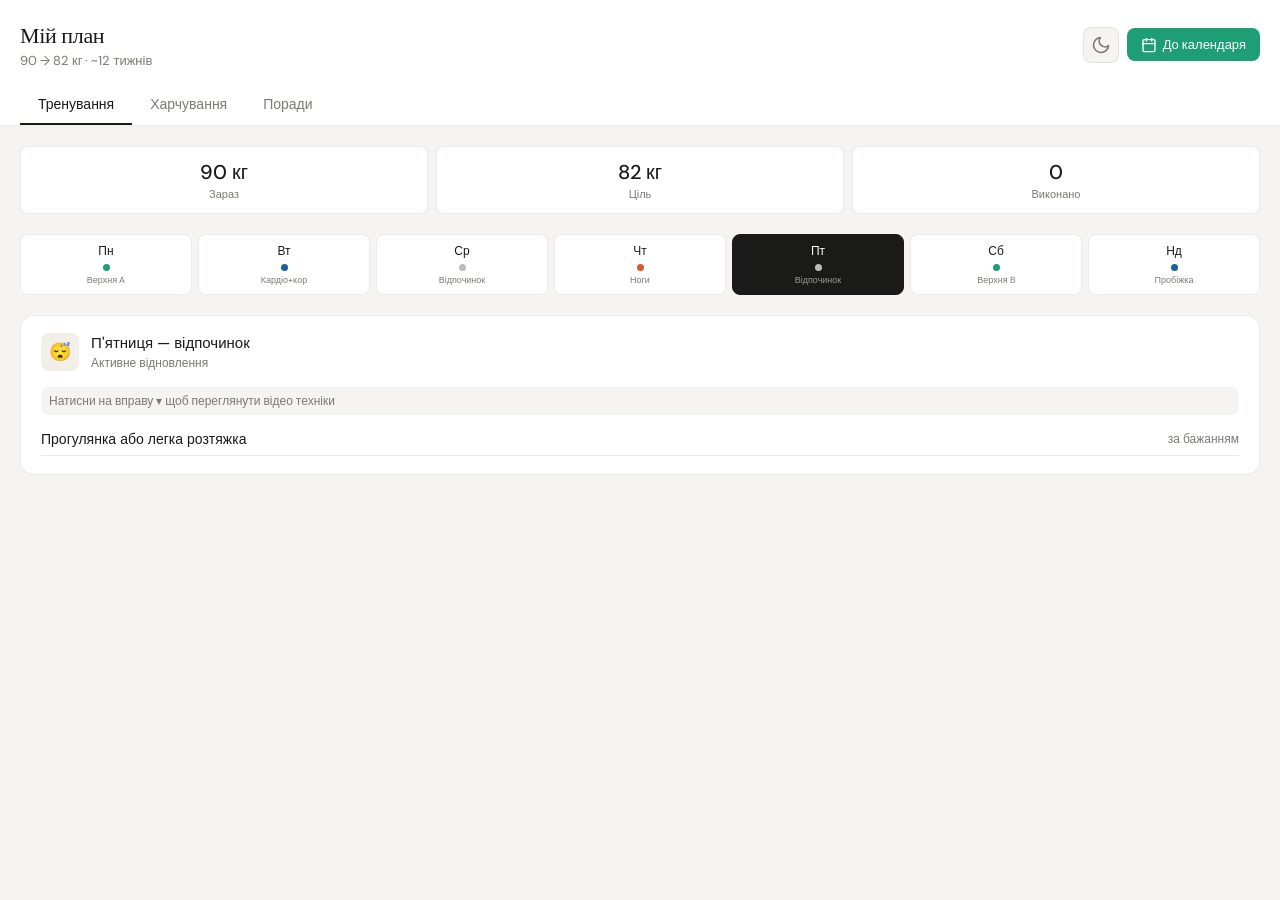
<file: index.html>
<!DOCTYPE html>
<html lang="uk">

<head>
    <meta charset="UTF-8">
    <meta name="viewport" content="width=device-width, initial-scale=1.0">
    <title>Мій план тренувань</title>

    <!-- PWA -->
    <link rel="manifest" href="manifest.json">
    <meta name="theme-color" content="#1D9E75" id="theme-color-meta">
    <meta name="apple-mobile-web-app-capable" content="yes">
    <meta name="apple-mobile-web-app-status-bar-style" content="default">
    <meta name="apple-mobile-web-app-title" content="Тренування">
    <link rel="apple-touch-icon" href="icons/main-icon-192.png">

    <!-- Styles -->
    <link rel="stylesheet" href="./css/styles.css">
    <link rel="preconnect" href="https://fonts.googleapis.com">
    <link rel="preconnect" href="https://fonts.gstatic.com" crossorigin>
    <link href="https://fonts.googleapis.com/css2?family=DM+Sans:wght@300;400;500&family=DM+Serif+Display&display=swap"
        rel="stylesheet">
</head>

<body>

    <!-- HEADER -->
    <header class="header">
        <div class="header-top">
            <div>
                <h1 class="header-title">Мій план</h1>
                <p class="header-sub">90 → 82 кг · ~12 тижнів</p>
            </div>
            <div class="header-actions">
                <!-- Dark theme toggle -->
                <button class="icon-btn" id="theme-toggle" onclick="toggleTheme()" aria-label="Змінити тему">
                    <svg id="icon-sun" width="20" height="20" viewBox="0 0 24 24" fill="none" stroke="currentColor"
                        stroke-width="2" stroke-linecap="round" stroke-linejoin="round" style="display:none">
                        <circle cx="12" cy="12" r="5" />
                        <line x1="12" y1="1" x2="12" y2="3" />
                        <line x1="12" y1="21" x2="12" y2="23" />
                        <line x1="4.22" y1="4.22" x2="5.64" y2="5.64" />
                        <line x1="18.36" y1="18.36" x2="19.78" y2="19.78" />
                        <line x1="1" y1="12" x2="3" y2="12" />
                        <line x1="21" y1="12" x2="23" y2="12" />
                        <line x1="4.22" y1="19.78" x2="5.64" y2="18.36" />
                        <line x1="18.36" y1="5.64" x2="19.78" y2="4.22" />
                    </svg>
                    <svg id="icon-moon" width="20" height="20" viewBox="0 0 24 24" fill="none" stroke="currentColor"
                        stroke-width="2" stroke-linecap="round" stroke-linejoin="round">
                        <path d="M21 12.79A9 9 0 1 1 11.21 3 7 7 0 0 0 21 12.79z" />
                    </svg>
                </button>
                <!-- Calendar button -->
                <button class="cal-btn" onclick="openCalModal()">
                    <svg width="16" height="16" viewBox="0 0 24 24" fill="none" stroke="currentColor" stroke-width="2"
                        stroke-linecap="round" stroke-linejoin="round">
                        <rect x="3" y="4" width="18" height="18" rx="2" />
                        <line x1="16" y1="2" x2="16" y2="6" />
                        <line x1="8" y1="2" x2="8" y2="6" />
                        <line x1="3" y1="10" x2="21" y2="10" />
                    </svg>
                    До календаря
                </button>
            </div>
        </div>
        <nav class="tabs">
            <button class="tab active" onclick="switchTab('workout')">Тренування</button>
            <button class="tab" onclick="switchTab('nutrition')">Харчування</button>
            <button class="tab" onclick="switchTab('tips')">Поради</button>
        </nav>
    </header>

    <!-- MAIN -->
    <main class="content">

        <!-- WORKOUT -->
        <section id="sec-workout" class="section active">
            <div class="stats">
                <div class="stat">
                    <div class="stat-val">90 кг</div>
                    <div class="stat-lbl">Зараз</div>
                </div>
                <div class="stat">
                    <div class="stat-val">82 кг</div>
                    <div class="stat-lbl">Ціль</div>
                </div>
                <div class="stat" id="stat-done">
                    <div class="stat-val" id="stat-done-val">0</div>
                    <div class="stat-lbl">Виконано</div>
                </div>
            </div>
            <div class="week-sched" id="week-sched"></div>
            <div id="workout-content"></div>
        </section>

        <!-- NUTRITION -->
        <section id="sec-nutrition" class="section">
            <p class="note">Без яєць · ~2000–2100 ккал/день · Білок 155–170 г · 5 прийомів їжі</p>
            <div class="week-nav">
                <span class="week-nav-label">Тиждень:</span>
                <button class="wk-btn active" id="btn-w1" onclick="showWeek(1)">1</button>
                <button class="wk-btn" id="btn-w2" onclick="showWeek(2)">2</button>
            </div>
            <div id="nutrition-content"></div>
        </section>

        <!-- TIPS -->
        <section id="sec-tips" class="section">
            <div class="card">
                <h2 class="tip-section-title">Тренування</h2>
                <div class="tip-row"><span class="tip-icon">⏱</span><span>Розминка 5–7 хв перед кожним тренуванням —
                        суглобова гімнастика + легка кардіо</span></div>
                <div class="tip-row"><span class="tip-icon">🏋</span><span>Вага гантелей: останні 2 повтори мають бути
                        важкими, але без втрати техніки</span></div>
                <div class="tip-row"><span class="tip-icon">🏃</span><span>Пробіжки у розмовному темпі — 20–30 хв
                        достатньо для жироспалювання</span></div>
                <div class="tip-row"><span class="tip-icon">⏸</span><span>Відпочинок між підходами 60–90 сек — не
                        більше, щоб пульс залишався підвищеним</span></div>
                <div class="tip-row"><span class="tip-icon">📈</span><span>Кожні 2 тижні збільшуй вагу на 1–2 кг або
                        додавай 1–2 повтори в підході</span></div>
                <div class="tip-row"><span class="tip-icon">🤸</span><span>Розтяжка 5–10 хв після тренування — знижує
                        болючість м'язів наступного дня</span></div>
            </div>
            <div class="card">
                <h2 class="tip-section-title">Харчування</h2>
                <div class="tip-row"><span class="tip-icon">💧</span><span>Вода 2.5–3 л на день — в дні тренувань
                        обов'язково, навіть якщо не хочеться</span></div>
                <div class="tip-row"><span class="tip-icon">🕐</span><span>Їж кожні 3–4 години, не пропускай прийоми —
                        це запобігає переїданню ввечері</span></div>
                <div class="tip-row"><span class="tip-icon">🥩</span><span>Білок (курка, риба, сир, йогурт) — в кожному
                        прийомі їжі без винятку</span></div>
                <div class="tip-row"><span class="tip-icon">🌙</span><span>Вечеря: тільки білок + овочі, без каш і хліба
                        після 18:00</span></div>
                <div class="tip-row"><span class="tip-icon">🚫</span><span>Виключи цукор, солодкі напої, фастфуд і
                        алкоголь на весь період схуднення</span></div>
                <div class="tip-row"><span class="tip-icon">⚖️</span><span>Зважуйся раз на тиждень вранці натще — не
                        частіше, щоб не демотивуватись</span></div>
            </div>
            <div class="card">
                <h2 class="tip-section-title">Відновлення</h2>
                <div class="tip-row"><span class="tip-icon">😴</span><span>Сон 7–8 годин — найважливіший фактор: без сну
                        жир горить повільно, м'язи не ростуть</span></div>
                <div class="tip-row"><span class="tip-icon">🚶</span><span>Якщо дуже болять м'язи — легка прогулянка
                        20–30 хв замість відпочинку лежачи</span></div>
                <div class="tip-row"><span class="tip-icon">❤️</span><span>Слухай тіло: різкий біль у суглобах — сигнал
                        зупинитись і перевірити техніку</span></div>
            </div>
        </section>

    </main>

    <!-- CALENDAR MODAL -->
    <div class="modal-overlay" id="cal-modal" onclick="closeIfOverlay(event)">
        <div class="modal">
            <h2 class="modal-title">Додати до календаря</h2>
            <p class="modal-sub">Вкажи дату першого понеділка — я створю .ics файл з тренуваннями на 12 тижнів для Apple
                Calendar.</p>
            <label class="modal-label" for="start-date">Дата початку (понеділок)</label>
            <input type="date" class="date-input" id="start-date">
            <div class="modal-actions">
                <button class="btn-secondary" onclick="closeCalModal()">Скасувати</button>
                <button class="btn-primary" onclick="generateICS()">Завантажити .ics</button>
            </div>
        </div>
    </div>

    <div class="toast" id="toast"></div>

    <script src="./js/data.js"></script>
    <script src="./js/app.js"></script>
</body>

</html>
</file>
<file: css/styles.css>
/* =====================
   VARIABLES — LIGHT THEME
   ===================== */
:root {
    --bg: #f5f4f0;
    --card: #ffffff;
    --text: #1a1a18;
    --muted: #7a7a74;
    --border: rgba(0, 0, 0, 0.08);
    --border-strong: rgba(0, 0, 0, 0.18);
    --teal: #1D9E75;
    --teal-bg: #E1F5EE;
    --teal-text: #085041;
    --blue: #185FA5;
    --blue-bg: #E6F1FB;
    --coral: #D85A30;
    --coral-bg: #FAECE7;
    --coral-text: #712B13;
    --gray-bg: #F1EFE8;
    --done-bg: #E1F5EE;
    --done-border: #1D9E75;
    --done-text: #085041;
    --radius: 14px;
    --radius-sm: 8px;
    --font: 'DM Sans', sans-serif;
    --font-serif: 'DM Serif Display', serif;
    --transition: 0.2s ease;
}

/* =====================
   DARK THEME
   ===================== */
body.dark {
    --bg: #141413;
    --card: #1e1e1c;
    --text: #f0efea;
    --muted: #8a8a84;
    --border: rgba(255, 255, 255, 0.08);
    --border-strong: rgba(255, 255, 255, 0.18);
    --teal-bg: #0a2e22;
    --teal-text: #5DCAA5;
    --blue-bg: #0c2340;
    --coral-bg: #2e1208;
    --coral-text: #F0997B;
    --gray-bg: #252523;
    --done-bg: #0a2e22;
    --done-border: #1D9E75;
    --done-text: #5DCAA5;
}

/* =====================
   RESET
   ===================== */
*,
*::before,
*::after {
    box-sizing: border-box;
    margin: 0;
    padding: 0;
}

body {
    font-family: var(--font);
    background: var(--bg);
    color: var(--text);
    min-height: 100vh;
    padding-bottom: 3rem;
    -webkit-font-smoothing: antialiased;
    transition: background var(--transition), color var(--transition);
}

/* =====================
   HEADER
   ===================== */
.header {
    background: var(--card);
    border-bottom: 1px solid var(--border);
    padding: 1.25rem 1.25rem 0;
    position: sticky;
    top: 0;
    z-index: 100;
    transition: background var(--transition), border-color var(--transition);
}

.header-top {
    display: flex;
    align-items: center;
    justify-content: space-between;
    margin-bottom: 1rem;
}

.header-title {
    font-family: var(--font-serif);
    font-size: 22px;
    font-weight: 400;
    letter-spacing: -0.3px;
    color: var(--text);
}

.header-sub {
    font-size: 13px;
    color: var(--muted);
    margin-top: 2px;
}

.header-actions {
    display: flex;
    align-items: center;
    gap: 8px;
}

/* =====================
   ICON BUTTON (theme toggle)
   ===================== */
.icon-btn {
    width: 36px;
    height: 36px;
    display: flex;
    align-items: center;
    justify-content: center;
    background: var(--bg);
    border: 1px solid var(--border);
    border-radius: var(--radius-sm);
    cursor: pointer;
    color: var(--muted);
    transition: background var(--transition), color var(--transition);
    flex-shrink: 0;
}

.icon-btn:active {
    opacity: 0.7;
}

/* =====================
   CALENDAR BUTTON
   ===================== */
.cal-btn {
    display: flex;
    align-items: center;
    gap: 6px;
    padding: 8px 14px;
    background: var(--teal);
    color: #fff;
    border: none;
    border-radius: var(--radius-sm);
    font-family: var(--font);
    font-size: 13px;
    font-weight: 500;
    cursor: pointer;
    white-space: nowrap;
    transition: opacity 0.15s;
}

.cal-btn:active {
    opacity: 0.85;
}

/* =====================
   TABS
   ===================== */
.tabs {
    display: flex;
    overflow-x: auto;
    scrollbar-width: none;
}

.tabs::-webkit-scrollbar {
    display: none;
}

.tab {
    padding: 10px 18px;
    font-family: var(--font);
    font-size: 14px;
    font-weight: 400;
    color: var(--muted);
    background: none;
    border: none;
    border-bottom: 2px solid transparent;
    cursor: pointer;
    white-space: nowrap;
    transition: color 0.15s;
}

.tab.active {
    color: var(--text);
    font-weight: 500;
    border-bottom-color: var(--text);
}

/* =====================
   CONTENT & SECTIONS
   ===================== */
.content {
    padding: 1.25rem;
}

.section {
    display: none;
}

.section.active {
    display: block;
}

/* =====================
   STATS
   ===================== */
.stats {
    display: grid;
    grid-template-columns: repeat(3, 1fr);
    gap: 8px;
    margin-bottom: 1.25rem;
}

.stat {
    background: var(--card);
    border-radius: var(--radius-sm);
    padding: 0.75rem;
    text-align: center;
    border: 1px solid var(--border);
    transition: background var(--transition);
}

.stat-val {
    font-size: 20px;
    font-weight: 500;
}

.stat-lbl {
    font-size: 11px;
    color: var(--muted);
    margin-top: 2px;
}

/* =====================
   WEEK SCHEDULE
   ===================== */
.week-sched {
    display: grid;
    grid-template-columns: repeat(7, 1fr);
    gap: 6px;
    margin-bottom: 1.25rem;
}

.day-pill {
    background: var(--card);
    border: 1px solid var(--border);
    border-radius: var(--radius-sm);
    padding: 8px 4px;
    text-align: center;
    cursor: pointer;
    transition: border-color 0.15s, background 0.15s;
    -webkit-tap-highlight-color: transparent;
    position: relative;
}

.day-pill.active {
    border-color: var(--text);
    background: var(--text);
}

.day-pill.active .dp-label {
    color: #fff;
}

.day-pill.active .dp-short {
    color: rgba(255, 255, 255, 0.55);
}

/* Done checkmark on day pill */
.day-pill.done::after {
    content: '✓';
    position: absolute;
    top: -6px;
    right: -4px;
    background: var(--teal);
    color: #fff;
    font-size: 9px;
    width: 16px;
    height: 16px;
    border-radius: 50%;
    display: flex;
    align-items: center;
    justify-content: center;
    line-height: 16px;
}

.dp-label {
    font-size: 12px;
    font-weight: 500;
    margin-bottom: 5px;
    color: var(--text);
}

.dp-dot {
    width: 7px;
    height: 7px;
    border-radius: 50%;
    margin: 0 auto 4px;
}

.dp-short {
    font-size: 9px;
    color: var(--muted);
    line-height: 1.2;
}

.dot-teal {
    background: var(--teal);
}

.dot-blue {
    background: var(--blue);
}

.dot-coral {
    background: var(--coral);
}

.dot-gray {
    background: #bbb;
}

/* =====================
   CARDS
   ===================== */
.card {
    background: var(--card);
    border-radius: var(--radius);
    border: 1px solid var(--border);
    padding: 1.1rem 1.25rem;
    margin-bottom: 1rem;
    transition: background var(--transition), border-color var(--transition);
}

/* Done state for workout card */
.card.done-card {
    border-color: var(--done-border);
    background: var(--done-bg);
}

.card-header {
    display: flex;
    align-items: center;
    gap: 12px;
    margin-bottom: 1rem;
}

.card-icon {
    width: 38px;
    height: 38px;
    border-radius: var(--radius-sm);
    display: flex;
    align-items: center;
    justify-content: center;
    font-size: 18px;
    flex-shrink: 0;
}

.icon-teal {
    background: var(--teal-bg);
}

.icon-blue {
    background: var(--blue-bg);
}

.icon-coral {
    background: var(--coral-bg);
}

.icon-gray {
    background: var(--gray-bg);
}

.card-title {
    font-size: 15px;
    font-weight: 500;
    color: var(--text);
}

.card-sub {
    font-size: 12px;
    color: var(--muted);
    margin-top: 2px;
}

/* =====================
   DONE BUTTON
   ===================== */
.done-btn {
    width: 100%;
    margin-top: 1rem;
    padding: 11px;
    border-radius: var(--radius-sm);
    border: 1px dashed var(--border-strong);
    background: transparent;
    font-family: var(--font);
    font-size: 14px;
    font-weight: 500;
    color: var(--muted);
    cursor: pointer;
    transition: all 0.2s;
    display: flex;
    align-items: center;
    justify-content: center;
    gap: 6px;
}

.done-btn:active {
    opacity: 0.7;
}

.done-btn.marked {
    border-style: solid;
    border-color: var(--done-border);
    background: var(--done-bg);
    color: var(--done-text);
}

/* =====================
   EXERCISE ROWS
   ===================== */
.ex-row {
    display: flex;
    justify-content: space-between;
    align-items: center;
    padding: 7px 0;
    border-bottom: 1px solid var(--border);
    font-size: 14px;
    gap: 8px;
}

.ex-row:last-child {
    border-bottom: none;
}

.ex-name {
    flex: 1;
    color: var(--text);
}

.ex-sets {
    font-size: 12px;
    color: var(--muted);
    text-align: right;
    white-space: nowrap;
}

/* =====================
   NUTRITION
   ===================== */
.note {
    background: var(--card);
    border: 1px solid var(--border);
    border-radius: var(--radius-sm);
    padding: 0.65rem 1rem;
    font-size: 13px;
    color: var(--muted);
    margin-bottom: 1rem;
    transition: background var(--transition);
}

.week-nav {
    display: flex;
    align-items: center;
    gap: 8px;
    margin-bottom: 1rem;
}

.week-nav-label {
    font-size: 14px;
    font-weight: 500;
    color: var(--text);
}

.wk-btn {
    padding: 5px 16px;
    font-size: 13px;
    font-family: var(--font);
    border: 1px solid var(--border);
    border-radius: var(--radius-sm);
    background: var(--card);
    color: var(--muted);
    cursor: pointer;
    transition: background 0.15s, color 0.15s;
}

.wk-btn.active {
    background: var(--text);
    color: var(--card);
    border-color: var(--text);
}

.meal-grid {
    display: grid;
    grid-template-columns: 1fr 1fr;
    gap: 8px;
}

.meal-card {
    background: var(--bg);
    border-radius: var(--radius-sm);
    padding: 0.7rem 0.85rem;
    transition: background var(--transition);
}

.meal-time {
    font-size: 10px;
    color: var(--muted);
    margin-bottom: 2px;
}

.meal-name {
    font-weight: 500;
    font-size: 13px;
    margin-bottom: 2px;
    color: var(--text);
}

.meal-desc {
    color: var(--muted);
    font-size: 11px;
    line-height: 1.4;
}

/* =====================
   TIPS
   ===================== */
.tip-section-title {
    font-size: 15px;
    font-weight: 500;
    margin-bottom: 0.75rem;
    color: var(--text);
}

.tip-row {
    display: flex;
    gap: 10px;
    padding: 6px 0;
    border-bottom: 1px solid var(--border);
    font-size: 13px;
    line-height: 1.5;
    color: var(--text);
}

.tip-row:last-child {
    border-bottom: none;
}

.tip-icon {
    color: var(--muted);
    flex-shrink: 0;
    font-size: 16px;
    margin-top: 1px;
}

/* =====================
   MODAL
   ===================== */
.modal-overlay {
    display: none;
    position: fixed;
    inset: 0;
    background: rgba(0, 0, 0, 0.5);
    z-index: 200;
    align-items: flex-end;
    justify-content: center;
}

.modal-overlay.open {
    display: flex;
}

.modal {
    background: var(--card);
    border-radius: var(--radius) var(--radius) 0 0;
    padding: 1.5rem 1.25rem 2rem;
    width: 100%;
    max-width: 480px;
    transition: background var(--transition);
}

.modal-title {
    font-family: var(--font-serif);
    font-size: 20px;
    font-weight: 400;
    margin-bottom: 0.5rem;
    color: var(--text);
}

.modal-sub {
    font-size: 14px;
    color: var(--muted);
    margin-bottom: 1.25rem;
    line-height: 1.5;
}

.modal-label {
    display: block;
    font-size: 13px;
    font-weight: 500;
    margin-bottom: 6px;
    color: var(--muted);
}

.date-input {
    width: 100%;
    padding: 10px 14px;
    border: 1px solid var(--border);
    border-radius: var(--radius-sm);
    font-family: var(--font);
    font-size: 15px;
    background: var(--bg);
    color: var(--text);
    margin-bottom: 1rem;
    -webkit-appearance: none;
}

.modal-actions {
    display: flex;
    gap: 10px;
}

.btn-primary {
    flex: 1;
    padding: 12px;
    background: var(--teal);
    color: #fff;
    border: none;
    border-radius: var(--radius-sm);
    font-family: var(--font);
    font-size: 15px;
    font-weight: 500;
    cursor: pointer;
}

.btn-secondary {
    padding: 12px 20px;
    background: var(--bg);
    color: var(--muted);
    border: 1px solid var(--border);
    border-radius: var(--radius-sm);
    font-family: var(--font);
    font-size: 15px;
    cursor: pointer;
}

/* =====================
   TOAST
   ===================== */
.toast {
    display: none;
    position: fixed;
    bottom: 2rem;
    left: 50%;
    transform: translateX(-50%);
    background: var(--text);
    color: var(--card);
    padding: 10px 20px;
    border-radius: 100px;
    font-size: 13px;
    z-index: 300;
    white-space: nowrap;
    pointer-events: none;
}

.toast.show {
    display: block;
}

/* =====================
   OFFLINE BANNER
   ===================== */
.offline-banner {
    display: none;
    background: #FAEEDA;
    color: #854F0B;
    text-align: center;
    font-size: 13px;
    padding: 8px;
    position: sticky;
    top: 0;
    z-index: 200;
}

body.dark .offline-banner {
    background: #2e2200;
    color: #FAC775;
}

.offline-banner.show {
    display: block;
}

/* =====================
   RESPONSIVE
   ===================== */
@media (max-width: 380px) {
    .header-title {
        font-size: 18px;
    }

    .cal-btn {
        font-size: 0;
        gap: 0;
        padding: 8px 10px;
    }

    .cal-btn svg {
        margin: 0;
    }

    .dp-short {
        display: none;
    }

    .meal-grid {
        grid-template-columns: 1fr;
    }

    .stats {
        gap: 6px;
    }

    .stat-val {
        font-size: 17px;
    }
}

/* =====================
   ACCORDION — техніка вправ
   ===================== */

/* Підказка зверху картки */
.video-hint {
    font-size: 12px;
    color: var(--teal);
    margin-bottom: 6px;
    padding: 0 2px;
}

/* Рядок вправи з відео — клікабельний */
.ex-row.has-video {
    cursor: pointer;
    -webkit-tap-highlight-color: transparent;
    user-select: none;
}

.ex-row.has-video:active {
    opacity: 0.7;
}

/* Права частина рядка (сети + стрілка) */
.ex-right {
    display: flex;
    align-items: center;
    gap: 6px;
    flex-shrink: 0;
}

/* Стрілка-шеврон */
.ex-arrow {
    color: var(--muted);
    flex-shrink: 0;
    transition: transform 0.2s ease;
}

/* Стрілка повертається коли відкрито */
.ex-row.active .ex-arrow {
    transform: rotate(180deg);
}

/* Підсвічування активного рядка */
.ex-row.active {
    color: var(--teal);
}

.ex-row.active .ex-name {
    color: var(--teal);
}

.ex-row.active .ex-sets {
    color: var(--teal);
    opacity: 0.7;
}

/* Accordion контейнер */
.ex-accordion {
    display: none;
    padding: 10px 0 8px;
    border-bottom: 1px solid var(--border);
    animation: fadeIn 0.2s ease;
}

.ex-accordion.open {
    display: block;
}

@keyframes fadeIn {
    from {
        opacity: 0;
        transform: translateY(-4px);
    }

    to {
        opacity: 1;
        transform: translateY(0);
    }
}

/* 16:9 обгортка для YouTube iframe */
.yt-wrap {
    position: relative;
    padding-bottom: 56.25%;
    height: 0;
    overflow: hidden;
    border-radius: var(--radius-sm);
    background: var(--gray-bg);
    margin-bottom: 8px;
}

.yt-wrap iframe {
    position: absolute;
    top: 0;
    left: 0;
    width: 100%;
    height: 100%;
    border: none;
}

/* Текстова підказка під відео */
.ex-tip {
    font-size: 12px;
    color: var(--muted);
    line-height: 1.6;
    padding: 2px 2px 4px;
    border-left: 2px solid var(--teal);
    padding-left: 10px;
    margin: 0;
}

/* =====================
   YOUTUBE АКОРДЕОН (додано в v3)
   ===================== */

/* Підказка над вправами */
.video-hint {
    font-size: 12px;
    color: var(--muted);
    margin-bottom: 8px;
    padding: 6px 8px;
    background: var(--bg);
    border-radius: var(--radius-sm);
}

/* Рядок вправи з відео */
.ex-row.has-video {
    cursor: pointer;
    -webkit-tap-highlight-color: transparent;
    transition: background 0.12s;
}

.ex-row.has-video:active {
    background: var(--bg);
}

.ex-row.has-video.active {
    background: var(--bg);
    border-radius: var(--radius-sm);
}

/* Права частина рядка (сети + стрілка) */
.ex-right {
    display: flex;
    align-items: center;
    gap: 8px;
}

/* Стрілка-індикатор */
.ex-arrow {
    font-size: 14px;
    color: var(--muted);
    transition: transform 0.2s ease;
    flex-shrink: 0;
    display: inline-block;
}

.ex-row.has-video.active .ex-arrow {
    transform: rotate(180deg);
}

/* Акордеон-блок */
.ex-accordion {
    display: none;
    border-bottom: 1px solid var(--border);
    overflow: hidden;
}

.ex-accordion.open {
    display: block;
    padding: 10px 0 12px;
    animation: slideDown 0.2s ease;
}

@keyframes slideDown {
    from {
        opacity: 0;
        transform: translateY(-6px);
    }

    to {
        opacity: 1;
        transform: translateY(0);
    }
}

/* 16:9 контейнер для YouTube iframe */
.yt-wrap {
    position: relative;
    padding-bottom: 56.25%;
    height: 0;
    overflow: hidden;
    border-radius: var(--radius-sm);
    background: #000;
    margin-bottom: 10px;
}

.yt-wrap iframe {
    position: absolute;
    top: 0;
    left: 0;
    width: 100%;
    height: 100%;
    border: none;
}

/* Підказка техніки */
.ex-tip {
    font-size: 13px;
    color: var(--text);
    line-height: 1.5;
    padding: 6px 4px;
    display: flex;
    gap: 8px;
    align-items: flex-start;
}

.ex-tip-icon {
    flex-shrink: 0;
    font-size: 15px;
}

/* Кнопка "інше відео" */
.ex-reload-btn {
    display: inline-block;
    margin-top: 6px;
    padding: 5px 12px;
    font-size: 12px;
    font-family: var(--font);
    color: var(--muted);
    background: var(--bg);
    border: 1px solid var(--border);
    border-radius: 20px;
    cursor: pointer;
    transition: color 0.15s, border-color 0.15s;
}

.ex-reload-btn:active {
    opacity: 0.7;
}
</file>
